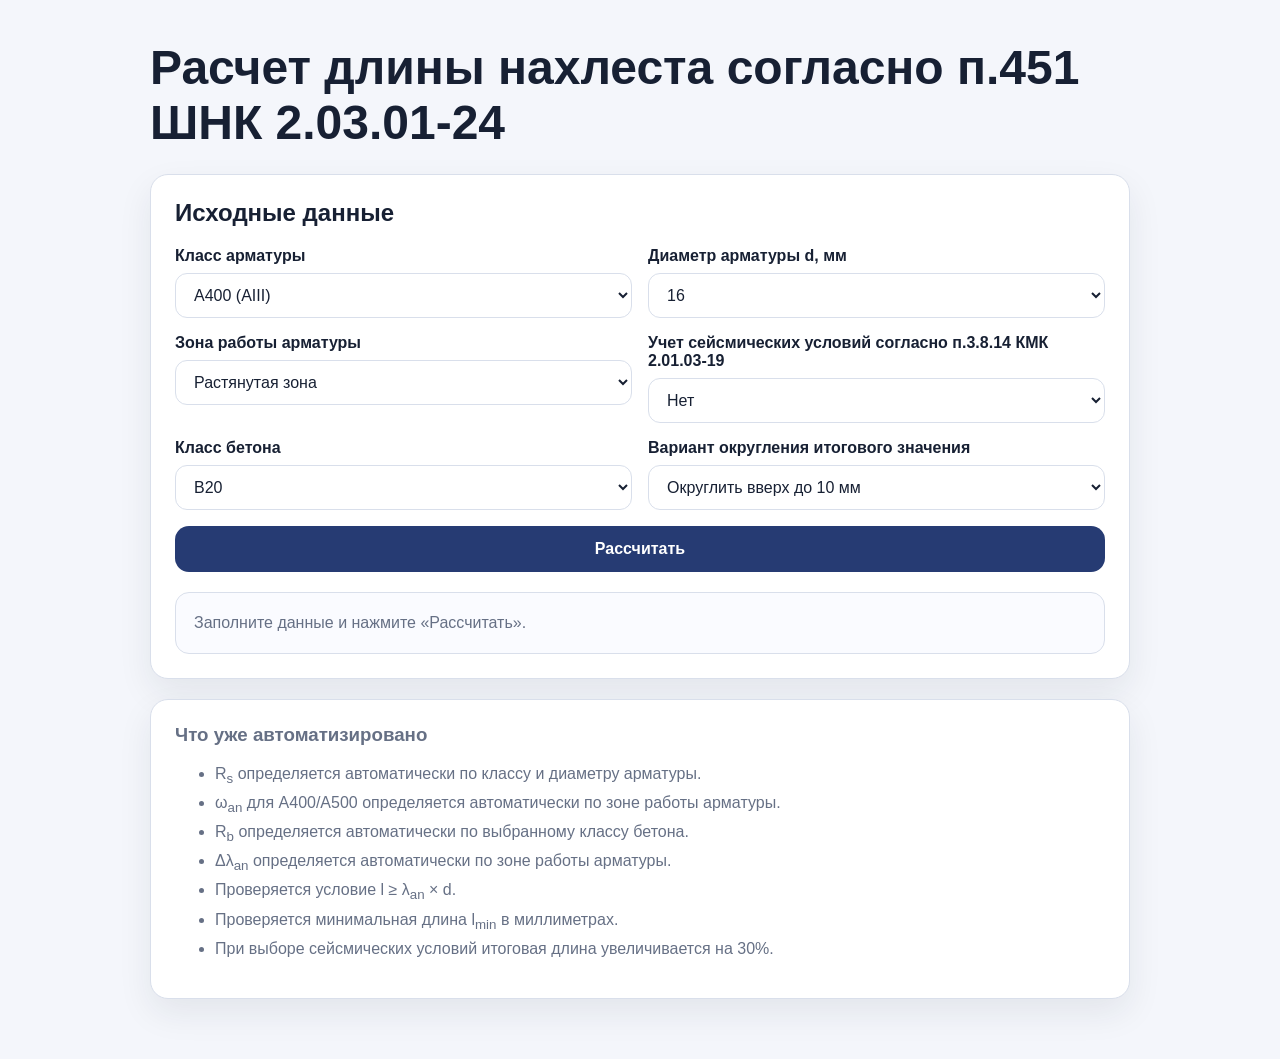
<file: index.html>
<!DOCTYPE html>
<html lang="ru">
<head>
  <meta charset="UTF-8" />
  <meta name="viewport" content="width=device-width, initial-scale=1.0" />
  <title>Инженерный калькулятор</title>
  <link rel="stylesheet" href="style-v18.css" />
</head>
<body>
  <main id="top" class="page">
    <section class="hero">
      <h1>Расчет длины нахлеста согласно п.451 ШНК 2.03.01-24</h1>
    </section>
<section id="lap-calculation" class="card calculator-section">
      <h2>Исходные данные</h2>

      <form id="lap-form" class="form-grid">
        <label>
          Класс арматуры
          <select id="rebarClass" required>
            <option value="A240">A240 (AI)</option>
            <option value="A300">A300 (AII)</option>
            <option value="A400" selected>A400 (AIII)</option>
            <option value="A500">A500</option>
            <option value="A600">A600</option>
          </select>
        </label>

        <label>
          Диаметр арматуры d, мм
          <select id="d" required>
            <option value="6">6</option>
            <option value="8">8</option>
            <option value="10">10</option>
            <option value="12">12</option>
            <option value="14">14</option>
            <option value="16" selected>16</option>
            <option value="18">18</option>
            <option value="20">20</option>
            <option value="22">22</option>
            <option value="25">25</option>
            <option value="28">28</option>
            <option value="32">32</option>
            <option value="36">36</option>
            <option value="40">40</option>
          </select>
        </label>

        <label>
          Зона работы арматуры
          <select id="stressZone" required>
            <option value="tension" selected>Растянутая зона</option>
            <option value="compression">Сжатая зона</option>
          </select>
        </label>

        <label>
          Учет сейсмических условий согласно п.3.8.14 КМК 2.01.03-19
          <select id="seismicIncrease" required>
            <option value="no" selected>Нет</option>
            <option value="yes">Да</option>
          </select>
        </label>

        <label>
          Класс бетона
          <select id="concreteClass" required>
            <option value="B3.5">B3.5</option>
            <option value="B5">B5</option>
            <option value="B7.5">B7.5</option>
            <option value="B10">B10</option>
            <option value="B12.5">B12.5</option>
            <option value="B15">B15</option>
            <option value="B20" selected>B20</option>
            <option value="B25">B25</option>
            <option value="B30">B30</option>
            <option value="B35">B35</option>
            <option value="B40">B40</option>
            <option value="B45">B45</option>
            <option value="B50">B50</option>
            <option value="B55">B55</option>
            <option value="B60">B60</option>
          </select>
        </label>



        <label>
          Вариант округления итогового значения
          <select id="roundStep" required>
            <option value="0">Без округления</option>
            <option value="5">Округлить вверх до 5 мм</option>
            <option value="10" selected>Округлить вверх до 10 мм</option>
          </select>
        </label>

        <button type="submit">Рассчитать</button>
      </form>

      <div id="result" class="result-box muted">
        Заполните данные и нажмите «Рассчитать».
      </div>
    </section>

    <section class="note">
      <h3>Что уже автоматизировано</h3>
      <ul>
        <li>R<sub>s</sub> определяется автоматически по классу и диаметру арматуры.</li>
        <li>ω<sub>an</sub> для A400/A500 определяется автоматически по зоне работы арматуры.</li>
        <li>R<sub>b</sub> определяется автоматически по выбранному классу бетона.</li>
        <li>Δλ<sub>an</sub> определяется автоматически по зоне работы арматуры.</li>
        <li>Проверяется условие l ≥ λ<sub>an</sub> × d.</li>
        <li>Проверяется минимальная длина l<sub>min</sub> в миллиметрах.</li>
        <li>При выборе сейсмических условий итоговая длина увеличивается на 30%.</li>
      </ul>
    </section>
  </main>

  <script src="script.js"></script>
</body>
</html>
</file>
<file: style-v18.css>
:root {
  --bg: #f4f6fb;
  --card: #ffffff;
  --text: #172033;
  --muted: #667085;
  --accent: #263b73;
  --accent-hover: #1d2e59;
  --border: #d9dfeb;
  --success-bg: #eefaf3;
  --success-border: #9fd8b5;
  --error-bg: #fff2f2;
  --error-border: #f1a7a7;
}

* {
  box-sizing: border-box;
}

body {
  margin: 0;
  font-family: Arial, sans-serif;
  background: var(--bg);
  color: var(--text);
}

.page {
  width: min(980px, 92vw);
  margin: 0 auto;
  padding: 40px 0;
}

.hero {
  margin-bottom: 24px;
}

.eyebrow {
  margin: 0 0 8px;
  color: var(--accent);
  font-weight: 700;
  text-transform: uppercase;
  letter-spacing: 0.08em;
  font-size: 13px;
}

h1 {
  margin: 0 0 12px;
  font-size: clamp(32px, 5vw, 48px);
}

.lead {
  max-width: 780px;
  color: var(--muted);
  line-height: 1.6;
}

.card,
.note {
  background: var(--card);
  border: 1px solid var(--border);
  border-radius: 18px;
  padding: 24px;
  box-shadow: 0 14px 34px rgba(23, 32, 51, 0.08);
  margin-bottom: 20px;
}

h2,
h3 {
  margin-top: 0;
}

.form-grid {
  display: grid;
  grid-template-columns: repeat(2, minmax(0, 1fr));
  gap: 16px;
}

label {
  display: flex;
  flex-direction: column;
  gap: 8px;
  font-weight: 700;
}

input,
select {
  width: 100%;
  border: 1px solid var(--border);
  border-radius: 12px;
  padding: 12px 14px;
  font-size: 16px;
  background: #fff;
  color: var(--text);
}

button {
  grid-column: 1 / -1;
  border: none;
  border-radius: 14px;
  padding: 14px 18px;
  background: var(--accent);
  color: #fff;
  font-weight: 700;
  font-size: 16px;
  cursor: pointer;
}

button:hover {
  background: var(--accent-hover);
}

.result-box {
  margin-top: 20px;
  border: 1px solid var(--success-border);
  background: var(--success-bg);
  border-radius: 14px;
  padding: 18px;
  line-height: 1.5;
}

.result-box.muted {
  border-color: var(--border);
  background: #fafbff;
  color: var(--muted);
}

.result-box.error {
  border-color: var(--error-border);
  background: var(--error-bg);
}

.result-main {
  font-size: 20px;
  margin: 0 0 14px;
}

.result-main strong {
  font-size: 28px;
  color: var(--accent);
}

.table {
  width: 100%;
  border-collapse: collapse;
  margin-top: 12px;
  overflow: hidden;
  border-radius: 12px;
}

.table th,
.table td {
  border-bottom: 1px solid var(--border);
  padding: 10px;
  text-align: left;
}

.table th {
  background: #f4f6fb;
}

.table tr:last-child td {
  border-bottom: none;
}

.note {
  color: var(--muted);
}

.note li {
  margin-bottom: 8px;
}

@media (max-width: 720px) {
  .form-grid {
    grid-template-columns: 1fr;
  }

  .card,
  .note {
    padding: 18px;
  }
}


.version {
  margin-top: -8px;
  color: var(--muted);
  font-size: 14px;
}


.section-title {
  display: flex;
  justify-content: space-between;
  align-items: flex-start;
  gap: 16px;
  margin-bottom: 18px;
}

.eyebrow.small {
  font-size: 12px;
  margin-bottom: 4px;
}

.badge {
  display: inline-flex;
  align-items: center;
  white-space: nowrap;
  border: 1px solid var(--border);
  border-radius: 999px;
  padding: 8px 12px;
  color: var(--accent);
  background: #f4f6fb;
  font-weight: 700;
  font-size: 14px;
}

.calc-list {
  display: grid;
  gap: 14px;
}

.calc-card {
  display: grid;
  grid-template-columns: auto 1fr auto;
  gap: 16px;
  align-items: center;
  padding: 18px;
  border: 1px solid var(--border);
  border-radius: 16px;
  background: #fafbff;
  color: var(--text);
  text-decoration: none;
  transition: transform 0.15s ease, box-shadow 0.15s ease, border-color 0.15s ease;
}

.calc-card.active:hover {
  transform: translateY(-2px);
  border-color: var(--accent);
  box-shadow: 0 12px 26px rgba(23, 32, 51, 0.08);
}

.calc-card.disabled {
  opacity: 0.58;
  cursor: not-allowed;
}

.calc-card h3 {
  margin: 0 0 6px;
  color: var(--text);
}

.calc-card p {
  margin: 0;
  color: var(--muted);
  line-height: 1.45;
}

.calc-number {
  display: inline-flex;
  align-items: center;
  justify-content: center;
  width: 44px;
  height: 44px;
  border-radius: 14px;
  background: var(--accent);
  color: #fff;
  font-weight: 700;
}

.calc-status {
  color: var(--accent);
  font-weight: 700;
  white-space: nowrap;
}

.back-link {
  color: var(--accent);
  font-weight: 700;
  text-decoration: none;
  white-space: nowrap;
}

.back-link:hover {
  text-decoration: underline;
}

.calculator-section {
  scroll-margin-top: 20px;
}

@media (max-width: 720px) {
  .section-title {
    flex-direction: column;
  }

  .calc-card {
    grid-template-columns: 1fr;
  }

  .calc-number {
    width: 40px;
    height: 40px;
  }

  .back-link {
    white-space: normal;
  }
}
</file>
